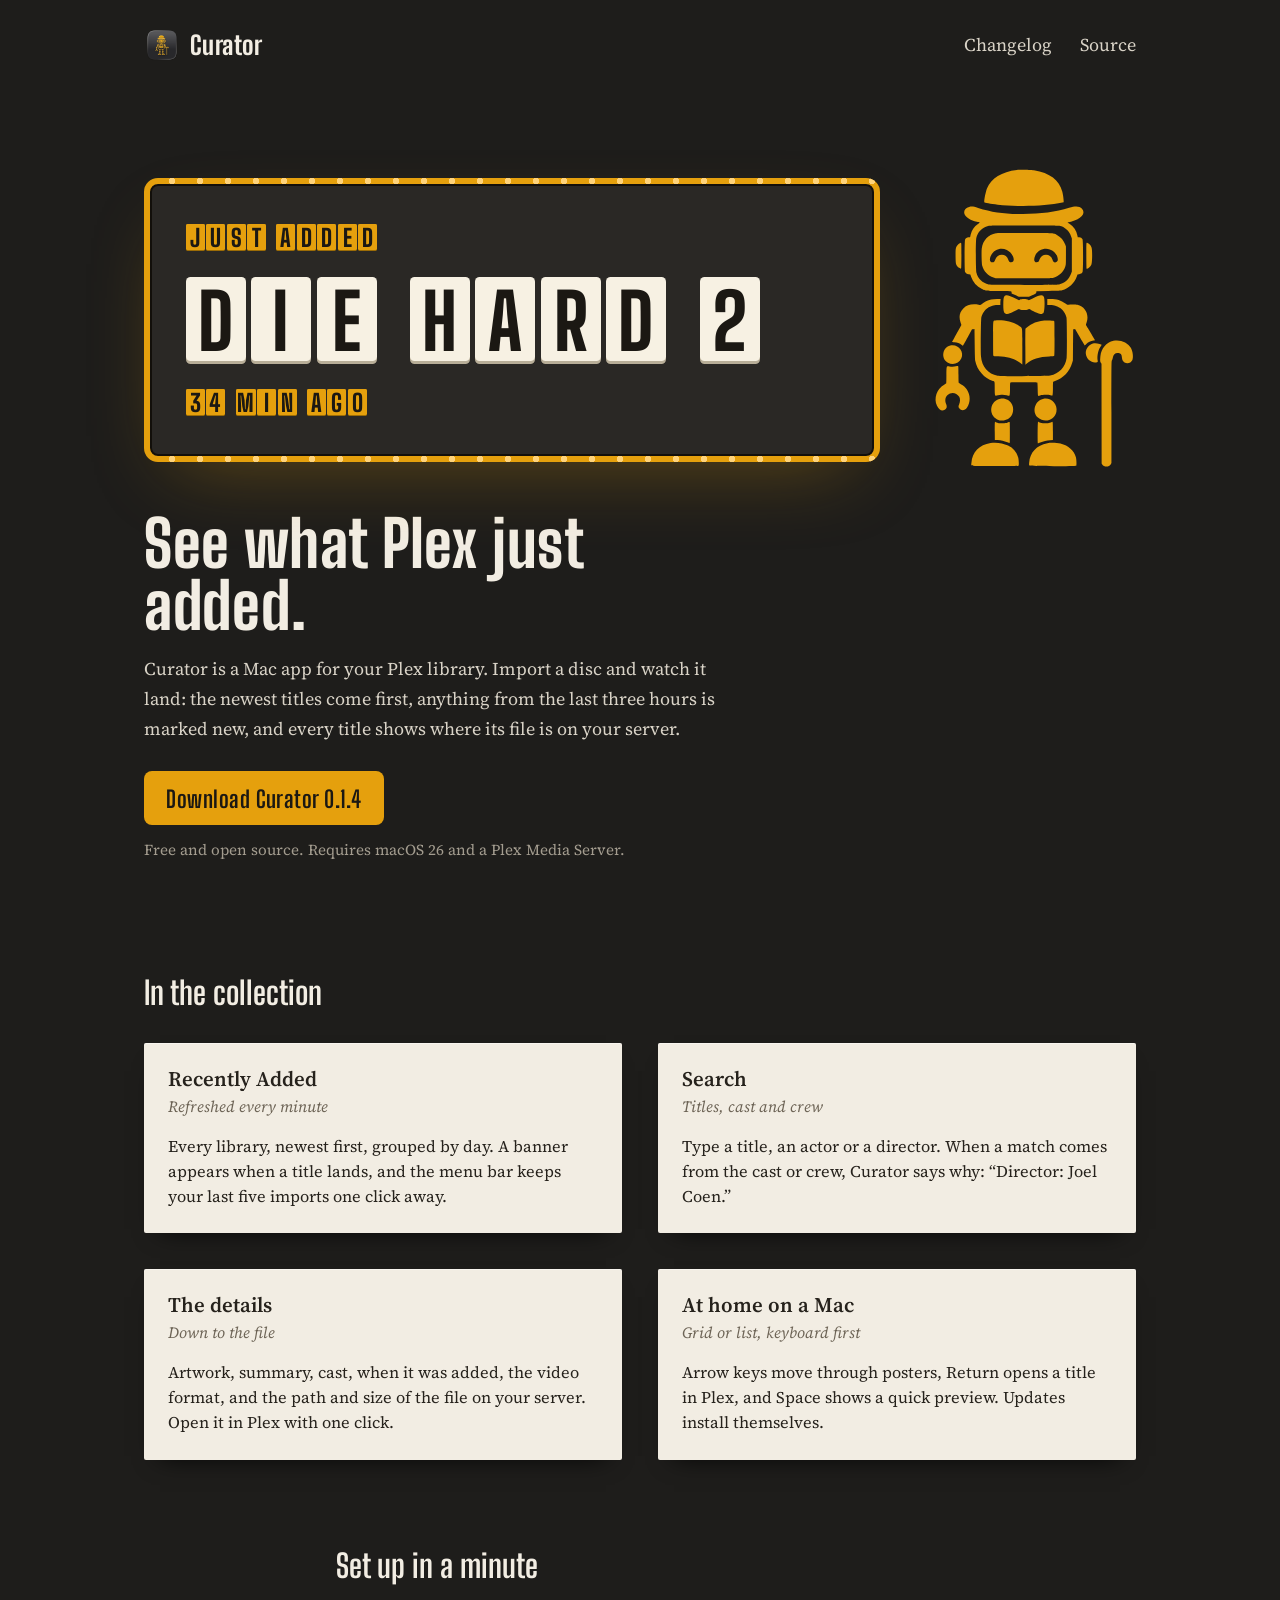
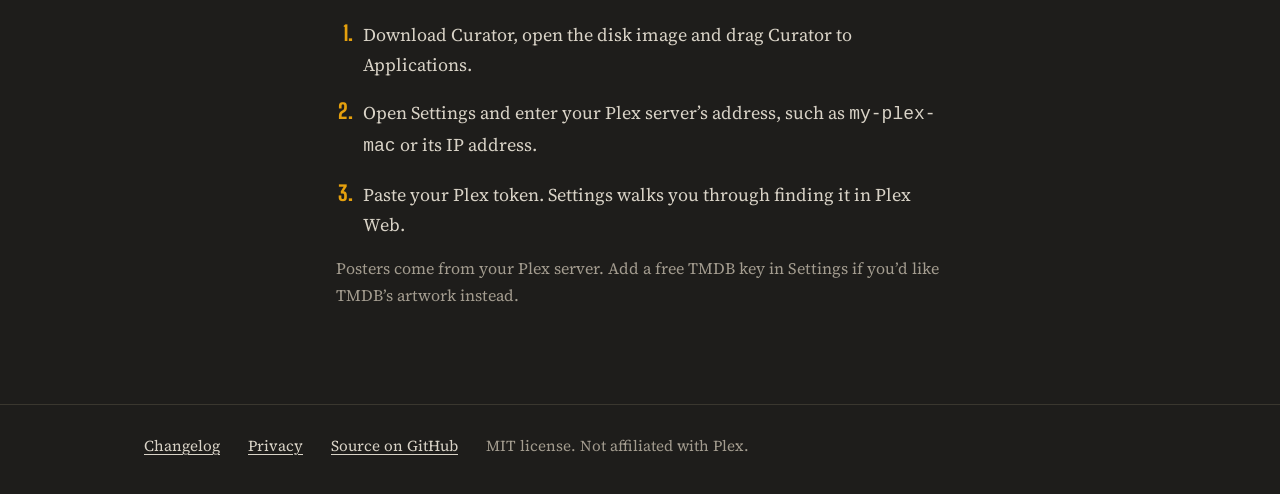
<file: website/index.html>
<!doctype html>
<html lang="en">
<head>
    <meta charset="utf-8">
    <meta name="viewport" content="width=device-width, initial-scale=1">
    <title>Curator — see what Plex just added</title>
    <meta name="description" content="Curator is a Mac app for your Plex library. It shows the newest imports as they land, searches titles, cast and crew, and shows where each title's file is on your server.">

    <meta property="og:title" content="Curator">
    <meta property="og:description" content="See what Plex just added. A Mac companion for your Plex library.">
    <meta property="og:image" content="https://curator.sstools.co/assets/social-card.png">
    <meta property="og:url" content="https://curator.sstools.co/">
    <meta property="og:type" content="website">
    <meta name="twitter:card" content="summary_large_image">
    <meta name="twitter:image" content="https://curator.sstools.co/assets/social-card.png">
    <link rel="icon" href="favicon.ico" sizes="48x48">
    <link rel="icon" href="favicon.svg" type="image/svg+xml">
    <link rel="icon" type="image/png" sizes="32x32" href="assets/favicon-32.png">
    <link rel="icon" type="image/png" sizes="16x16" href="assets/favicon-16.png">
    <link rel="apple-touch-icon" sizes="180x180" href="assets/apple-touch-icon.png">
    <link rel="manifest" href="site.webmanifest">
    <meta name="theme-color" content="#1e1d1b">
    <link rel="alternate" type="application/rss+xml" title="Curator updates" href="appcast.xml">
    <link rel="preconnect" href="https://fonts.googleapis.com">
    <link rel="preconnect" href="https://fonts.gstatic.com" crossorigin>
    <link rel="stylesheet" href="https://fonts.googleapis.com/css2?family=Big+Shoulders+Display:wght@700;800&family=Source+Serif+4:ital,opsz,wght@0,8..60,400;0,8..60,600;1,8..60,400&display=swap">
    <link rel="stylesheet" href="css/style.css">
</head>
<body>
    <header class="wrap top">
        <a class="brand" href="./"><img src="assets/curator-icon.png" alt="" width="36" height="36">Curator</a>
        <nav>
            <a href="changelog.html">Changelog</a>
            <a href="https://github.com/brennanMKE/Curator">Source</a>
        </nav>
    </header>

    <main>
        <section class="wrap hero" aria-labelledby="headline">
            <div class="marquee" role="img" aria-label="A theater marquee reading: Just added, Die Hard 2, 34 minutes ago">
                <div class="board-row board-row--small" aria-hidden="true" data-text="JUST ADDED"></div>
                <div class="board-row board-row--big" aria-hidden="true" data-text="DIE HARD 2"></div>
                <div class="board-row board-row--small" aria-hidden="true" data-text="34 MIN AGO"></div>
            </div>
            <img class="hero-robot" src="assets/curator-robot.svg" alt="" width="210" height="310">

            <div class="lede">
                <h1 id="headline">See what Plex just added.</h1>
                <p>
                    Curator is a Mac app for your Plex library. Import a disc and watch it land:
                    the newest titles come first, anything from the last three hours is marked
                    new, and every title shows where its file is on your server.
                </p>
                <!-- LATEST: updated by scripts/update-website.sh -->
                <a class="download" href="downloads/Curator-0.1.4.dmg">Download Curator 0.1.4</a>
                <span class="fineprint">Free and open source. Requires macOS 26 and a Plex Media Server.</span>
                <!-- /LATEST -->
            </div>
        </section>

        <section class="wrap gallery" aria-labelledby="gallery-title">
            <h2 id="gallery-title">In the collection</h2>
            <ul class="labels">
                <li class="label">
                    <h3>Recently Added</h3>
                    <p class="medium">Refreshed every minute</p>
                    <p>Every library, newest first, grouped by day. A banner appears when a title lands, and the menu bar keeps your last five imports one click away.</p>
                </li>
                <li class="label">
                    <h3>Search</h3>
                    <p class="medium">Titles, cast and crew</p>
                    <p>Type a title, an actor or a director. When a match comes from the cast or crew, Curator says why: “Director: Joel Coen.”</p>
                </li>
                <li class="label">
                    <h3>The details</h3>
                    <p class="medium">Down to the file</p>
                    <p>Artwork, summary, cast, when it was added, the video format, and the path and size of the file on your server. Open it in Plex with one click.</p>
                </li>
                <li class="label">
                    <h3>At home on a Mac</h3>
                    <p class="medium">Grid or list, keyboard first</p>
                    <p>Arrow keys move through posters, Return opens a title in Plex, and Space shows a quick preview. Updates install themselves.</p>
                </li>
            </ul>
        </section>

        <section class="wrap setup" aria-labelledby="setup-title">
            <h2 id="setup-title">Set up in a minute</h2>
            <ol>
                <li>Download Curator, open the disk image and drag Curator to Applications.</li>
                <li>Open Settings and enter your Plex server’s address, such as <code>my-plex-mac</code> or its IP address.</li>
                <li>Paste your Plex token. Settings walks you through finding it in Plex Web.</li>
            </ol>
            <p class="aside">Posters come from your Plex server. Add a free TMDB key in Settings if you’d like TMDB’s artwork instead.</p>
        </section>
    </main>

    <footer>
        <div class="wrap">
            <a href="changelog.html">Changelog</a>
            <a href="privacy.html">Privacy</a>
            <a href="https://github.com/brennanMKE/Curator">Source on GitHub</a>
            <span>MIT license. Not affiliated with Plex.</span>
        </div>
    </footer>

    <script>
        // Build the marquee's letter tiles from each row's text; the flip is CSS only.
        let i = 0;
        for (const row of document.querySelectorAll(".board-row")) {
            for (const ch of row.dataset.text) {
                const tile = document.createElement("span");
                tile.className = ch === " " ? "tile space" : "tile";
                tile.textContent = ch === " " ? "" : ch;
                tile.style.setProperty("--i", i++);
                row.append(tile);
            }
        }
    </script>
</body>
</html>
</file>
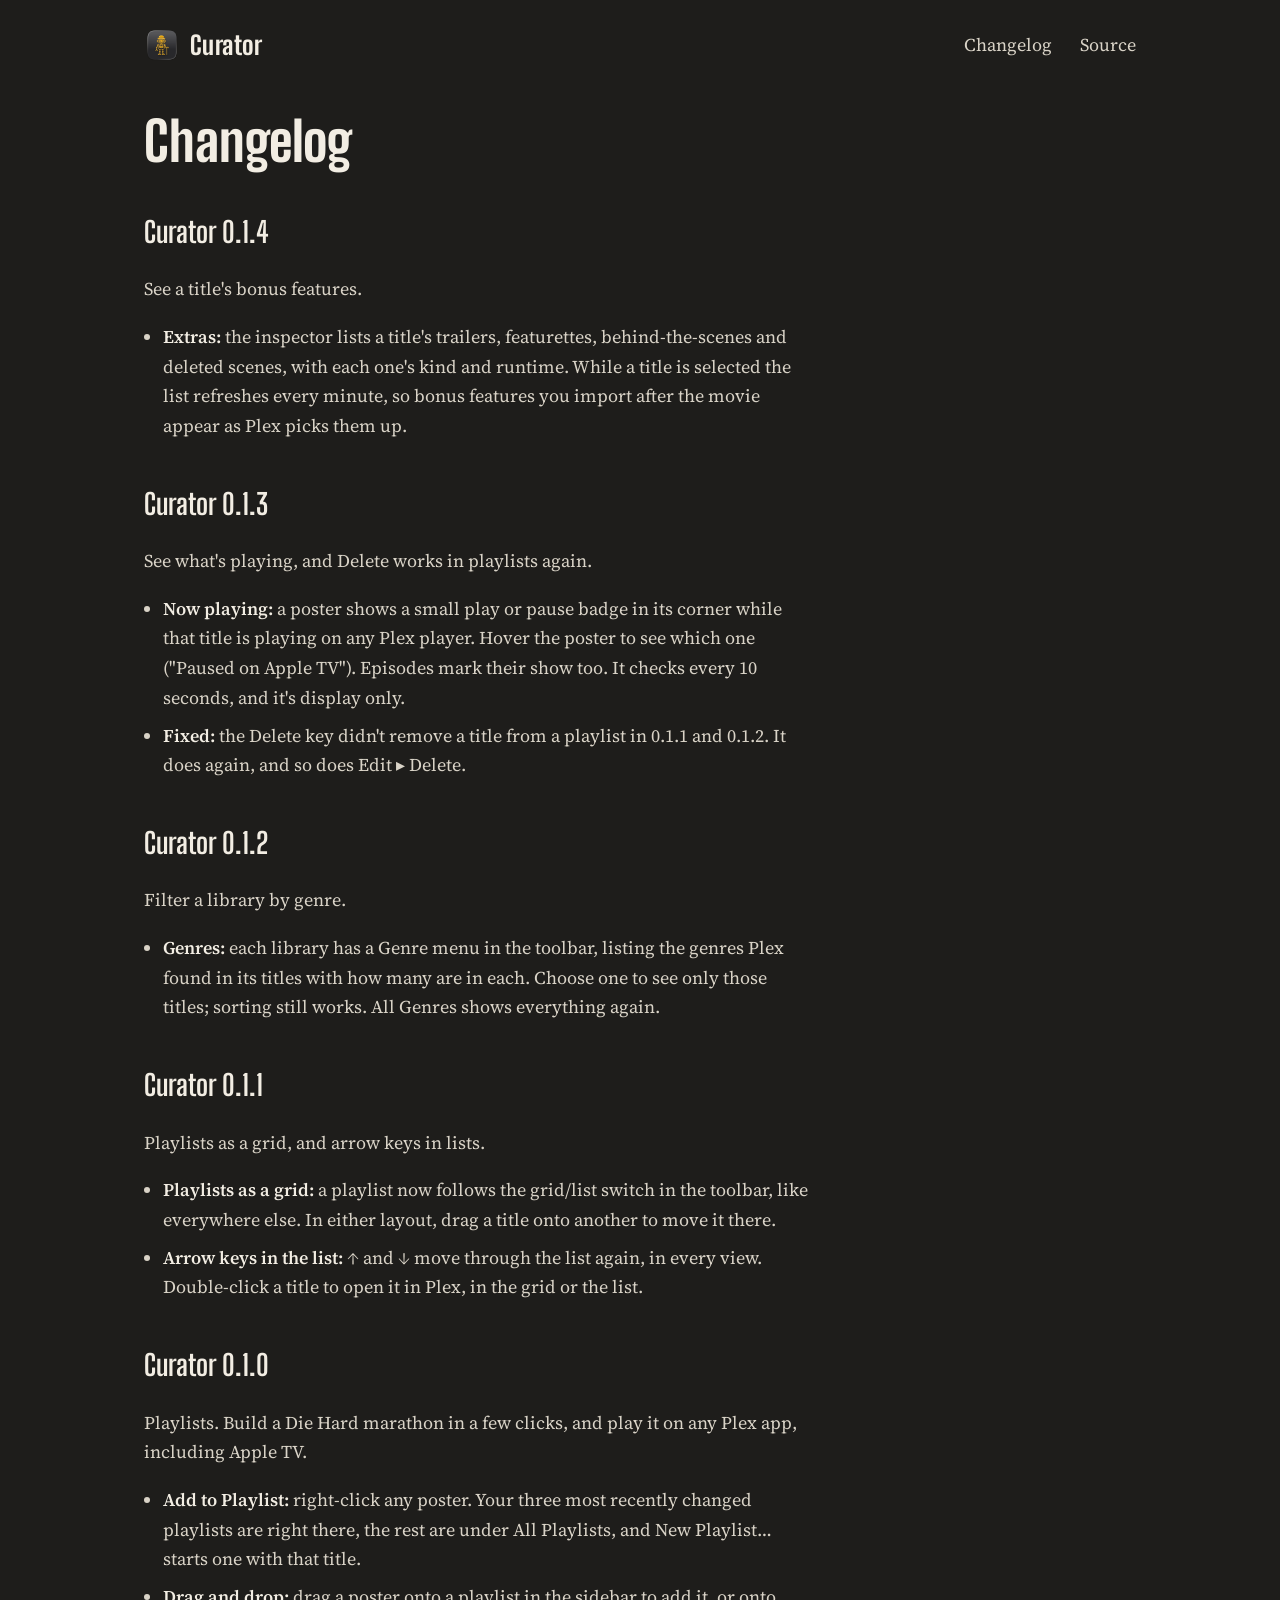
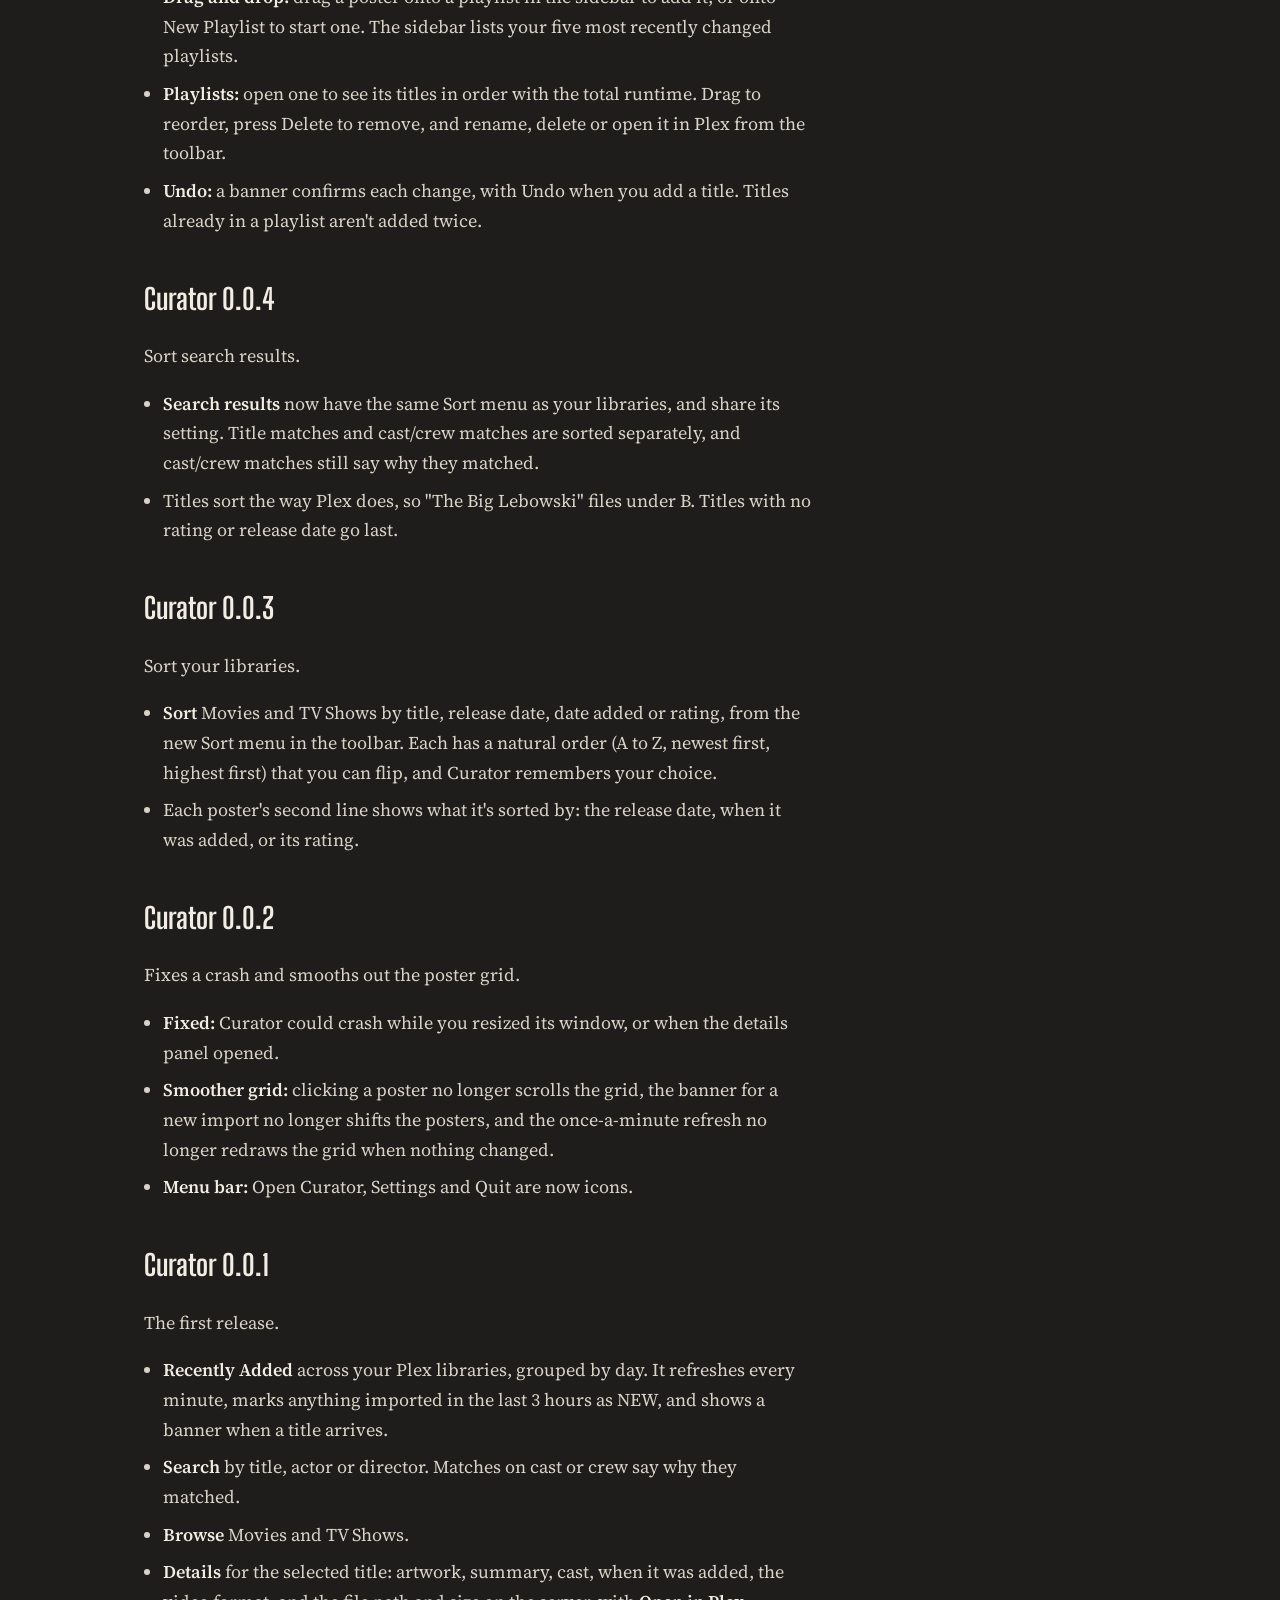
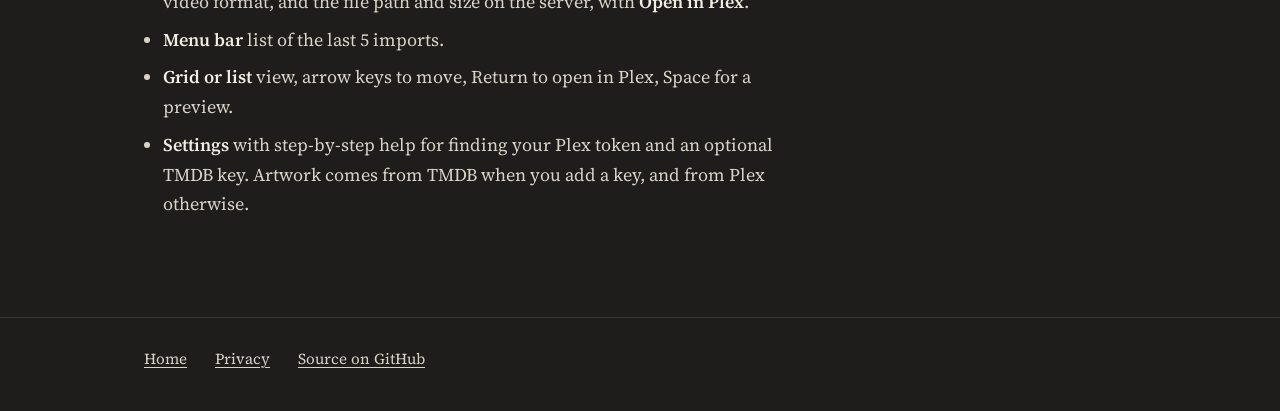
<file: website/changelog.html>
<!doctype html>
<html lang="en">
<head>
    <meta charset="utf-8">
    <meta name="viewport" content="width=device-width, initial-scale=1">
    <title>Changelog — Curator</title>
    <link rel="icon" href="favicon.ico" sizes="48x48">
    <link rel="icon" href="favicon.svg" type="image/svg+xml">
    <link rel="icon" type="image/png" sizes="32x32" href="assets/favicon-32.png">
    <link rel="icon" type="image/png" sizes="16x16" href="assets/favicon-16.png">
    <link rel="apple-touch-icon" sizes="180x180" href="assets/apple-touch-icon.png">
    <link rel="manifest" href="site.webmanifest">
    <meta name="theme-color" content="#1e1d1b">
    <link rel="preconnect" href="https://fonts.googleapis.com">
    <link rel="preconnect" href="https://fonts.gstatic.com" crossorigin>
    <link rel="stylesheet" href="https://fonts.googleapis.com/css2?family=Big+Shoulders+Display:wght@700;800&family=Source+Serif+4:ital,opsz,wght@0,8..60,400;0,8..60,600;1,8..60,400&display=swap">
    <link rel="stylesheet" href="css/style.css">
</head>
<body>
    <header class="wrap top">
        <a class="brand" href="./"><img src="assets/curator-icon.png" alt="" width="36" height="36">Curator</a>
        <nav>
            <a href="changelog.html">Changelog</a>
            <a href="https://github.com/brennanMKE/Curator">Source</a>
        </nav>
    </header>

    <main class="wrap prose">
        <h1>Changelog</h1>
        <h2 id="v0-1-4">Curator 0.1.4</h2>
        <p>See a title's bonus features.</p>
        <ul>
            <li><strong>Extras:</strong> the inspector lists a title's trailers, featurettes, behind-the-scenes and deleted scenes, with each one's kind and runtime. While a title is selected the list refreshes every minute, so bonus features you import after the movie appear as Plex picks them up.</li>
        </ul>
        <h2 id="v0-1-3">Curator 0.1.3</h2>
        <p>See what's playing, and Delete works in playlists again.</p>
        <ul>
            <li><strong>Now playing:</strong> a poster shows a small play or pause badge in its corner while that title is playing on any Plex player. Hover the poster to see which one ("Paused on Apple TV"). Episodes mark their show too. It checks every 10 seconds, and it's display only.</li>
            <li><strong>Fixed:</strong> the Delete key didn't remove a title from a playlist in 0.1.1 and 0.1.2. It does again, and so does Edit ▸ Delete.</li>
        </ul>
        <h2 id="v0-1-2">Curator 0.1.2</h2>
        <p>Filter a library by genre.</p>
        <ul>
            <li><strong>Genres:</strong> each library has a Genre menu in the toolbar, listing the genres Plex found in its titles with how many are in each. Choose one to see only those titles; sorting still works. All Genres shows everything again.</li>
        </ul>
        <h2 id="v0-1-1">Curator 0.1.1</h2>
        <p>Playlists as a grid, and arrow keys in lists.</p>
        <ul>
            <li><strong>Playlists as a grid:</strong> a playlist now follows the grid/list switch in the toolbar, like everywhere else. In either layout, drag a title onto another to move it there.</li>
            <li><strong>Arrow keys in the list:</strong> ↑ and ↓ move through the list again, in every view. Double-click a title to open it in Plex, in the grid or the list.</li>
        </ul>
        <h2 id="v0-1-0">Curator 0.1.0</h2>
        <p>Playlists. Build a Die Hard marathon in a few clicks, and play it on any Plex app, including Apple TV.</p>
        <ul>
            <li><strong>Add to Playlist:</strong> right-click any poster. Your three most recently changed playlists are right there, the rest are under All Playlists, and New Playlist… starts one with that title.</li>
            <li><strong>Drag and drop:</strong> drag a poster onto a playlist in the sidebar to add it, or onto New Playlist to start one. The sidebar lists your five most recently changed playlists.</li>
            <li><strong>Playlists:</strong> open one to see its titles in order with the total runtime. Drag to reorder, press Delete to remove, and rename, delete or open it in Plex from the toolbar.</li>
            <li><strong>Undo:</strong> a banner confirms each change, with Undo when you add a title. Titles already in a playlist aren't added twice.</li>
        </ul>
        <h2 id="v0-0-4">Curator 0.0.4</h2>
        <p>Sort search results.</p>
        <ul>
            <li><strong>Search results</strong> now have the same Sort menu as your libraries, and share its setting. Title matches and cast/crew matches are sorted separately, and cast/crew matches still say why they matched.</li>
            <li>Titles sort the way Plex does, so "The Big Lebowski" files under B. Titles with no rating or release date go last.</li>
        </ul>
        <h2 id="v0-0-3">Curator 0.0.3</h2>
        <p>Sort your libraries.</p>
        <ul>
            <li><strong>Sort</strong> Movies and TV Shows by title, release date, date added or rating, from the new Sort menu in the toolbar. Each has a natural order (A to Z, newest first, highest first) that you can flip, and Curator remembers your choice.</li>
            <li>Each poster's second line shows what it's sorted by: the release date, when it was added, or its rating.</li>
        </ul>
        <h2 id="v0-0-2">Curator 0.0.2</h2>
        <p>Fixes a crash and smooths out the poster grid.</p>
        <ul>
            <li><strong>Fixed:</strong> Curator could crash while you resized its window, or when the details panel opened.</li>
            <li><strong>Smoother grid:</strong> clicking a poster no longer scrolls the grid, the banner for a new import no longer shifts the posters, and the once-a-minute refresh no longer redraws the grid when nothing changed.</li>
            <li><strong>Menu bar:</strong> Open Curator, Settings and Quit are now icons.</li>
        </ul>
        <h2 id="v0-0-1">Curator 0.0.1</h2>
        <p>The first release.</p>
        <ul>
            <li><strong>Recently Added</strong> across your Plex libraries, grouped by day. It refreshes every minute, marks anything imported in the last 3 hours as NEW, and shows a banner when a title arrives.</li>
            <li><strong>Search</strong> by title, actor or director. Matches on cast or crew say why they matched.</li>
            <li><strong>Browse</strong> Movies and TV Shows.</li>
            <li><strong>Details</strong> for the selected title: artwork, summary, cast, when it was added, the video format, and the file path and size on the server, with <strong>Open in Plex</strong>.</li>
            <li><strong>Menu bar</strong> list of the last 5 imports.</li>
            <li><strong>Grid or list</strong> view, arrow keys to move, Return to open in Plex, Space for a preview.</li>
            <li><strong>Settings</strong> with step-by-step help for finding your Plex token and an optional TMDB key. Artwork comes from TMDB when you add a key, and from Plex otherwise.</li>
        </ul>
    </main>

    <footer>
        <div class="wrap">
            <a href="./">Home</a>
            <a href="privacy.html">Privacy</a>
            <a href="https://github.com/brennanMKE/Curator">Source on GitHub</a>
        </div>
    </footer>
</body>
</html>
</file>
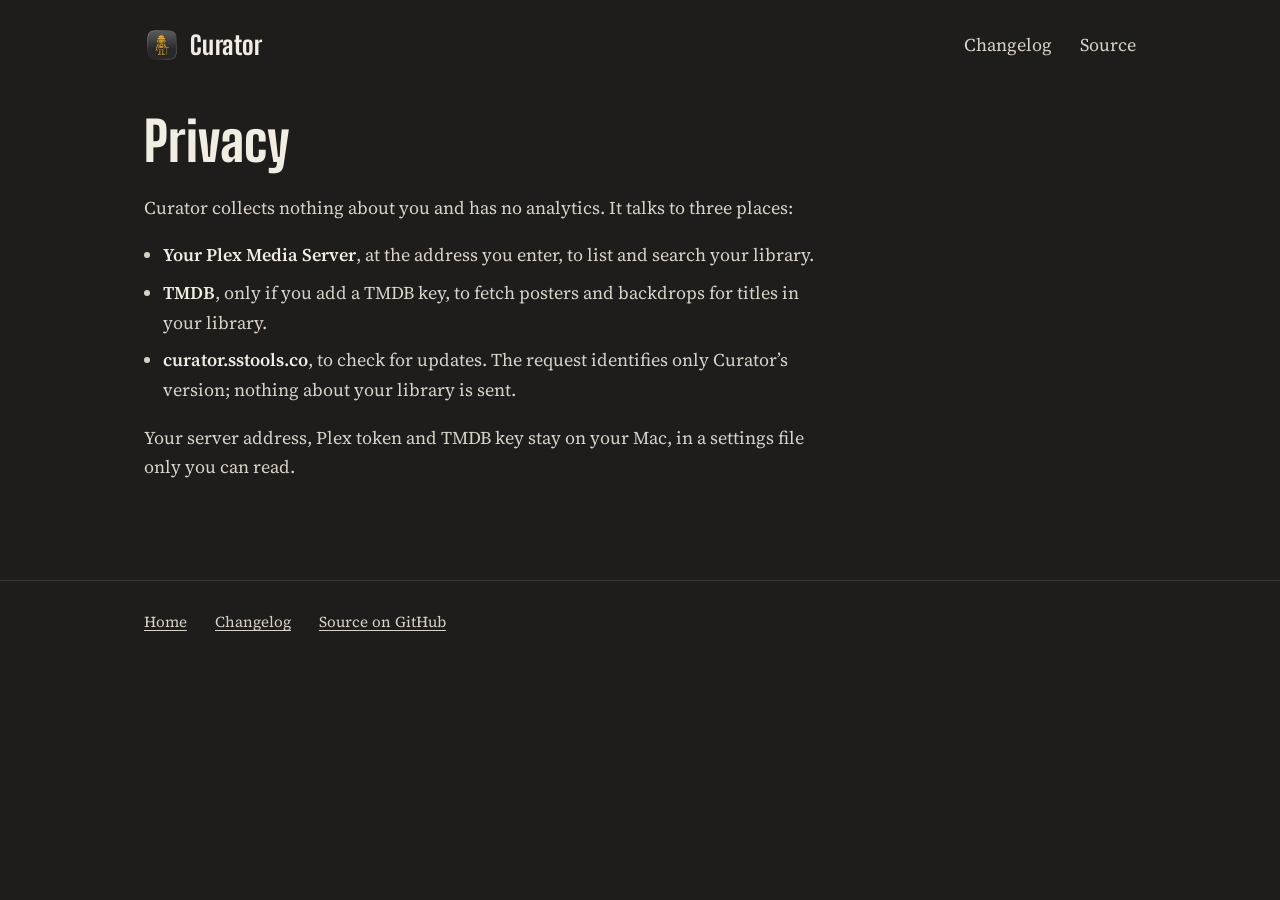
<file: website/privacy.html>
<!doctype html>
<html lang="en">
<head>
    <meta charset="utf-8">
    <meta name="viewport" content="width=device-width, initial-scale=1">
    <title>Privacy — Curator</title>
    <link rel="icon" href="favicon.ico" sizes="48x48">
    <link rel="icon" href="favicon.svg" type="image/svg+xml">
    <link rel="icon" type="image/png" sizes="32x32" href="assets/favicon-32.png">
    <link rel="icon" type="image/png" sizes="16x16" href="assets/favicon-16.png">
    <link rel="apple-touch-icon" sizes="180x180" href="assets/apple-touch-icon.png">
    <link rel="manifest" href="site.webmanifest">
    <meta name="theme-color" content="#1e1d1b">
    <link rel="preconnect" href="https://fonts.googleapis.com">
    <link rel="preconnect" href="https://fonts.gstatic.com" crossorigin>
    <link rel="stylesheet" href="https://fonts.googleapis.com/css2?family=Big+Shoulders+Display:wght@700;800&family=Source+Serif+4:ital,opsz,wght@0,8..60,400;0,8..60,600;1,8..60,400&display=swap">
    <link rel="stylesheet" href="css/style.css">
</head>
<body>
    <header class="wrap top">
        <a class="brand" href="./"><img src="assets/curator-icon.png" alt="" width="36" height="36">Curator</a>
        <nav>
            <a href="changelog.html">Changelog</a>
            <a href="https://github.com/brennanMKE/Curator">Source</a>
        </nav>
    </header>

    <main class="wrap prose">
        <h1>Privacy</h1>
        <p>Curator collects nothing about you and has no analytics. It talks to three places:</p>
        <ul>
            <li><strong>Your Plex Media Server</strong>, at the address you enter, to list and search your library.</li>
            <li><strong>TMDB</strong>, only if you add a TMDB key, to fetch posters and backdrops for titles in your library.</li>
            <li><strong>curator.sstools.co</strong>, to check for updates. The request identifies only Curator’s version; nothing about your library is sent.</li>
        </ul>
        <p>Your server address, Plex token and TMDB key stay on your Mac, in a settings file only you can read.</p>
    </main>

    <footer>
        <div class="wrap">
            <a href="./">Home</a>
            <a href="changelog.html">Changelog</a>
            <a href="https://github.com/brennanMKE/Curator">Source on GitHub</a>
        </div>
    </footer>
</body>
</html>
</file>
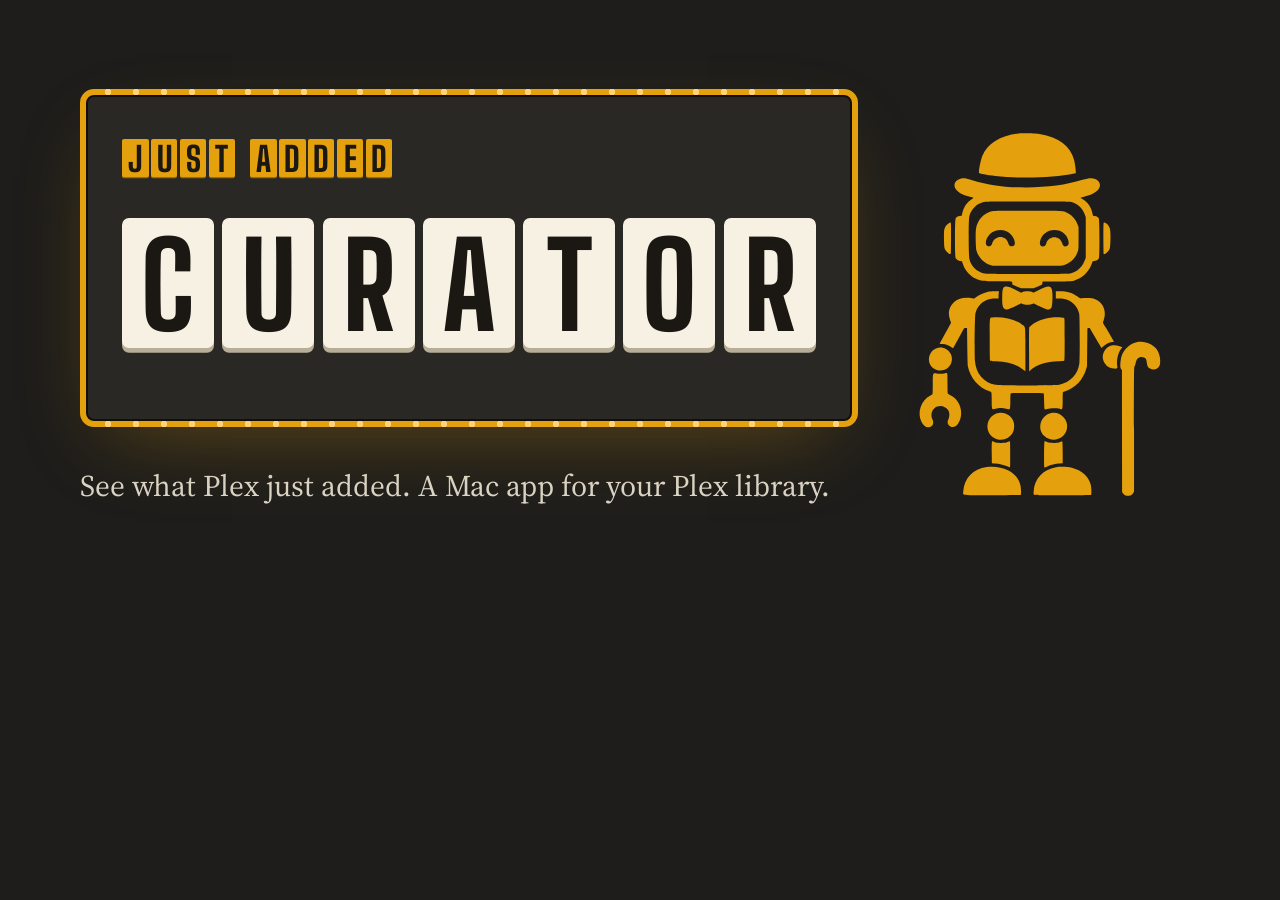
<file: website/src/social-card.html>
<!doctype html>
<!-- Source for assets/social-card.png (1200x630). Render: see website/README.md. -->
<html><head><meta charset="utf-8">
<link rel="stylesheet" href="https://fonts.googleapis.com/css2?family=Big+Shoulders+Display:wght@700;800&family=Source+Serif+4:ital,opsz,wght@0,8..60,400;1,8..60,400&display=swap">
<link rel="stylesheet" href="../css/style.css">
<style>
  html, body { width: 1200px; height: 630px; overflow: hidden; }
  .card { display: grid; grid-template-columns: 1fr auto; align-items: center; gap: 56px; padding: 70px 80px; height: 100%; box-sizing: border-box; }
  .board-row--big { font-size: 118px; }
  .board-row--small { font-size: 34px; }
  .tag { margin-top: 34px; font-size: 30px; color: var(--wall-text); }
  .card img { width: 250px; }
</style></head>
<body><div class="card">
  <div>
    <div class="marquee">
      <div class="board-row board-row--small" data-text="JUST ADDED"></div>
      <div class="board-row board-row--big" data-text="CURATOR"></div>
    </div>
    <p class="tag">See what Plex just added. A Mac app for your Plex library.</p>
  </div>
  <img src="../assets/curator-robot.svg" alt="">
</div>
<script>
  for (const row of document.querySelectorAll(".board-row"))
    for (const ch of row.dataset.text) { const t = document.createElement("span"); t.className = ch === " " ? "tile space" : "tile"; t.textContent = ch === " " ? "" : ch; row.append(t); }
</script></body></html>
</file>
<file: website/css/style.css>
/* Curator — a cinema lobby: a brass-and-bulb marquee, museum wall labels, Plex gold. */

:root {
    --lobby: #1e1d1b;      /* the wall */
    --board: #2a2825;      /* marquee letterboard */
    --brass: #e5a00d;      /* Plex gold */
    --bulb: #ffd37a;       /* lit letters */
    --paper: #f2ede3;      /* wall labels */
    --ink: #26221c;        /* text on paper */
    --wall-text: #d9d3c7;  /* text on the wall */
    --wall-muted: #a39c8f;

    --display: "Big Shoulders Display", "Arial Narrow", sans-serif;
    --serif: "Source Serif 4", Georgia, serif;

    --measure: 36rem;
    --gutter: clamp(1.25rem, 4vw, 3rem);
}

*, *::before, *::after { box-sizing: border-box; }

html { background: var(--lobby); }

body {
    margin: 0;
    color: var(--wall-text);
    background: var(--lobby);
    font-family: var(--serif);
    font-size: 1.125rem;
    line-height: 1.65;
    -webkit-font-smoothing: antialiased;
}

a { color: var(--bulb); text-underline-offset: 0.18em; }
a:hover { color: var(--brass); }
:focus-visible { outline: 3px solid var(--bulb); outline-offset: 3px; border-radius: 2px; }

.wrap { max-width: 68rem; margin: 0 auto; padding: 0 var(--gutter); }

/* --- Top bar --------------------------------------------------------------- */

.top {
    display: flex;
    align-items: center;
    justify-content: space-between;
    padding-block: 1.5rem;
}
.brand {
    display: flex;
    align-items: center;
    gap: 0.6rem;
    font-family: var(--display);
    font-weight: 800;
    font-size: 1.6rem;
    letter-spacing: 0.02em;
    color: var(--paper);
    text-decoration: none;
}
.brand img { width: 36px; height: 36px; }
.top nav a { margin-left: 1.5rem; color: var(--wall-text); text-decoration: none; }
.top nav a:hover { color: var(--bulb); }

/* --- Hero: the marquee ------------------------------------------------------ */

.hero {
    display: grid;
    grid-template-columns: minmax(0, 1fr) auto;
    align-items: end;
    gap: clamp(1.5rem, 4vw, 4rem);
    padding-block: clamp(2rem, 6vw, 5rem) clamp(2.5rem, 6vw, 4.5rem);
}

.marquee {
    position: relative;
    background: var(--board);
    border: 6px solid var(--brass);
    border-radius: 14px;
    padding: clamp(1rem, 3vw, 2rem) clamp(1rem, 3vw, 2.25rem);
    box-shadow: 0 0 0 2px #120f0a inset, 0 30px 80px -30px rgba(229, 160, 13, 0.35);
}
/* the bulbs around the frame */
.marquee::before {
    content: "";
    position: absolute;
    inset: -6px;
    border-radius: 14px;
    background:
        radial-gradient(circle, var(--bulb) 0 3px, transparent 3.5px) 0 0 / 28px 28px repeat-x,
        radial-gradient(circle, var(--bulb) 0 3px, transparent 3.5px) 0 100% / 28px 28px repeat-x;
    background-position: 14px -11px, 14px calc(100% + 11px);
    pointer-events: none;
}

.board-row {
    display: flex;
    flex-wrap: nowrap;
    gap: 0.07em;
    font-family: var(--display);
    font-weight: 800;
    line-height: 1;
    margin: 0.35em 0;
}
.board-row .tile {
    display: inline-grid;
    place-items: center;
    min-width: 0.78em;
    padding: 0.08em 0.06em 0.02em;
    background: #f7f1e3;
    color: #1b1813;
    border-radius: 0.06em;
    box-shadow: 0 0.04em 0 #b8ae98;
    transform-origin: 50% 0;
}
.board-row .tile.space { min-width: 0.3em; background: none; box-shadow: none; }
.board-row--small { font-size: clamp(1rem, 2.2vw, 1.5rem); }
.board-row--big   { font-size: clamp(1.9rem, 6.4vw, 4.8rem); }
.board-row--small .tile { background: var(--brass); color: #1b1813; box-shadow: 0 0.04em 0 #9c6c06; }

@media (prefers-reduced-motion: no-preference) {
    .board-row .tile {
        animation: flip 520ms cubic-bezier(.2, .8, .3, 1) both;
        animation-delay: calc(var(--i) * 45ms + 150ms);
    }
    @keyframes flip {
        from { transform: rotateX(-95deg); opacity: 0; }
        to   { transform: none; opacity: 1; }
    }
}

.hero-robot { width: clamp(120px, 16vw, 210px); height: auto; margin-bottom: -0.5rem; }

.lede { grid-column: 1 / -1; max-width: var(--measure); }
.lede h1 {
    font-family: var(--display);
    font-weight: 800;
    font-size: clamp(2.4rem, 6vw, 4rem);
    line-height: 0.98;
    letter-spacing: 0.01em;
    color: var(--paper);
    margin: 0 0 1rem;
}
.lede p { margin: 0 0 1.75rem; }

.download {
    display: inline-block;
    font-family: var(--display);
    font-weight: 700;
    font-size: 1.45rem;
    letter-spacing: 0.02em;
    padding: 0.55rem 1.4rem 0.45rem;
    background: var(--brass);
    color: #1b1813;
    border-radius: 8px;
    text-decoration: none;
}
.download:hover { background: var(--bulb); color: #1b1813; }
.fineprint { display: block; margin-top: 0.75rem; font-size: 0.95rem; color: var(--wall-muted); }

/* --- Wall labels ------------------------------------------------------------ */

.gallery { padding-block: 2rem 4rem; }
.gallery > h2, .setup > h2 {
    font-family: var(--display);
    font-weight: 700;
    font-size: 2rem;
    color: var(--paper);
    margin: 0 0 1.5rem;
}

.labels {
    display: grid;
    grid-template-columns: repeat(auto-fit, minmax(min(100%, 22rem), 1fr));
    gap: clamp(1.25rem, 3vw, 2.25rem);
    list-style: none;
    margin: 0;
    padding: 0;
}
.label {
    background: var(--paper);
    color: var(--ink);
    padding: 1.4rem 1.5rem 1.5rem;
    border-radius: 2px;
    box-shadow: 0 1px 0 rgba(255, 255, 255, 0.4) inset, 0 12px 24px -16px #000;
}
.label h3 { margin: 0; font-size: 1.3rem; font-weight: 600; line-height: 1.25; }
.label .medium { margin: 0.2rem 0 0.9rem; font-style: italic; color: #6d6456; font-size: 0.98rem; }
.label p { margin: 0; font-size: 1.02rem; line-height: 1.55; }

/* --- Setup (a real sequence) --------------------------------------------------- */

.setup { padding-block: 1rem 5rem; max-width: 44rem; }
.setup ol { margin: 0; padding-left: 1.4rem; }
.setup li { margin-bottom: 0.9rem; padding-left: 0.3rem; }
.setup li::marker { font-family: var(--display); font-weight: 800; color: var(--brass); font-size: 1.3rem; }
.setup .aside { color: var(--wall-muted); font-size: 1rem; }

/* --- Prose pages (changelog, privacy) ------------------------------------------ */

.prose { padding-block: 1rem 5rem; }
.prose > * { max-width: 42rem; }
.prose h1 {
    font-family: var(--display);
    font-weight: 800;
    font-size: clamp(2.4rem, 6vw, 3.4rem);
    color: var(--paper);
    margin: 0.5rem 0 1.5rem;
    line-height: 1;
}
.prose h2 { font-family: var(--display); font-weight: 700; font-size: 1.8rem; color: var(--paper); margin: 2.5rem 0 0.25rem; }
.prose .date { color: var(--wall-muted); margin: 0 0 1rem; font-style: italic; }
.prose ul { padding-left: 1.2rem; }
.prose li { margin-bottom: 0.5rem; }
.prose strong { color: var(--paper); font-weight: 600; }

/* --- Footer -------------------------------------------------------------------- */

footer {
    border-top: 1px solid #3a372f;
    padding-block: 1.75rem 2.5rem;
    color: var(--wall-muted);
    font-size: 0.95rem;
}
footer .wrap { display: flex; flex-wrap: wrap; gap: 0.5rem 1.75rem; }
footer a { color: var(--wall-text); }

@media (max-width: 640px) {
    .hero { grid-template-columns: 1fr; }
    .hero-robot { justify-self: end; margin-top: -1rem; width: 110px; }
    .top nav a { margin-left: 1rem; }
}
</file>
